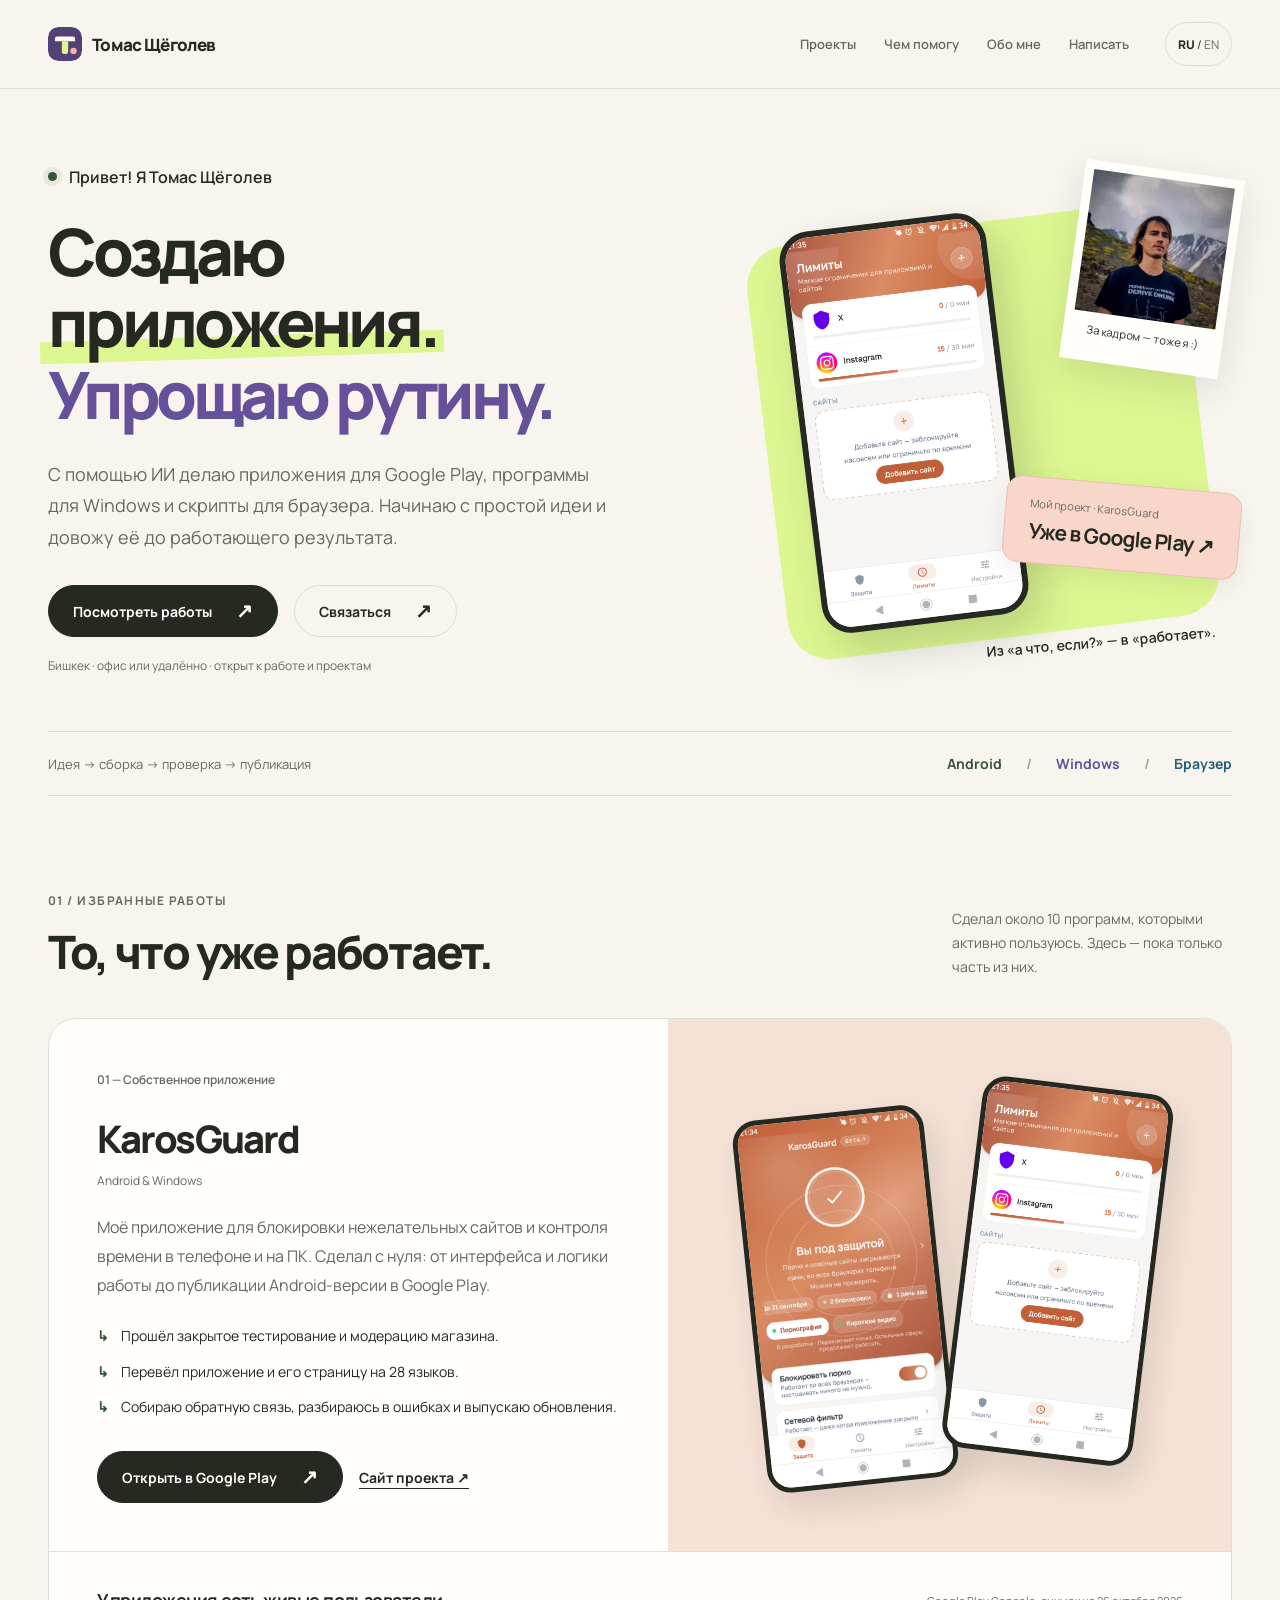
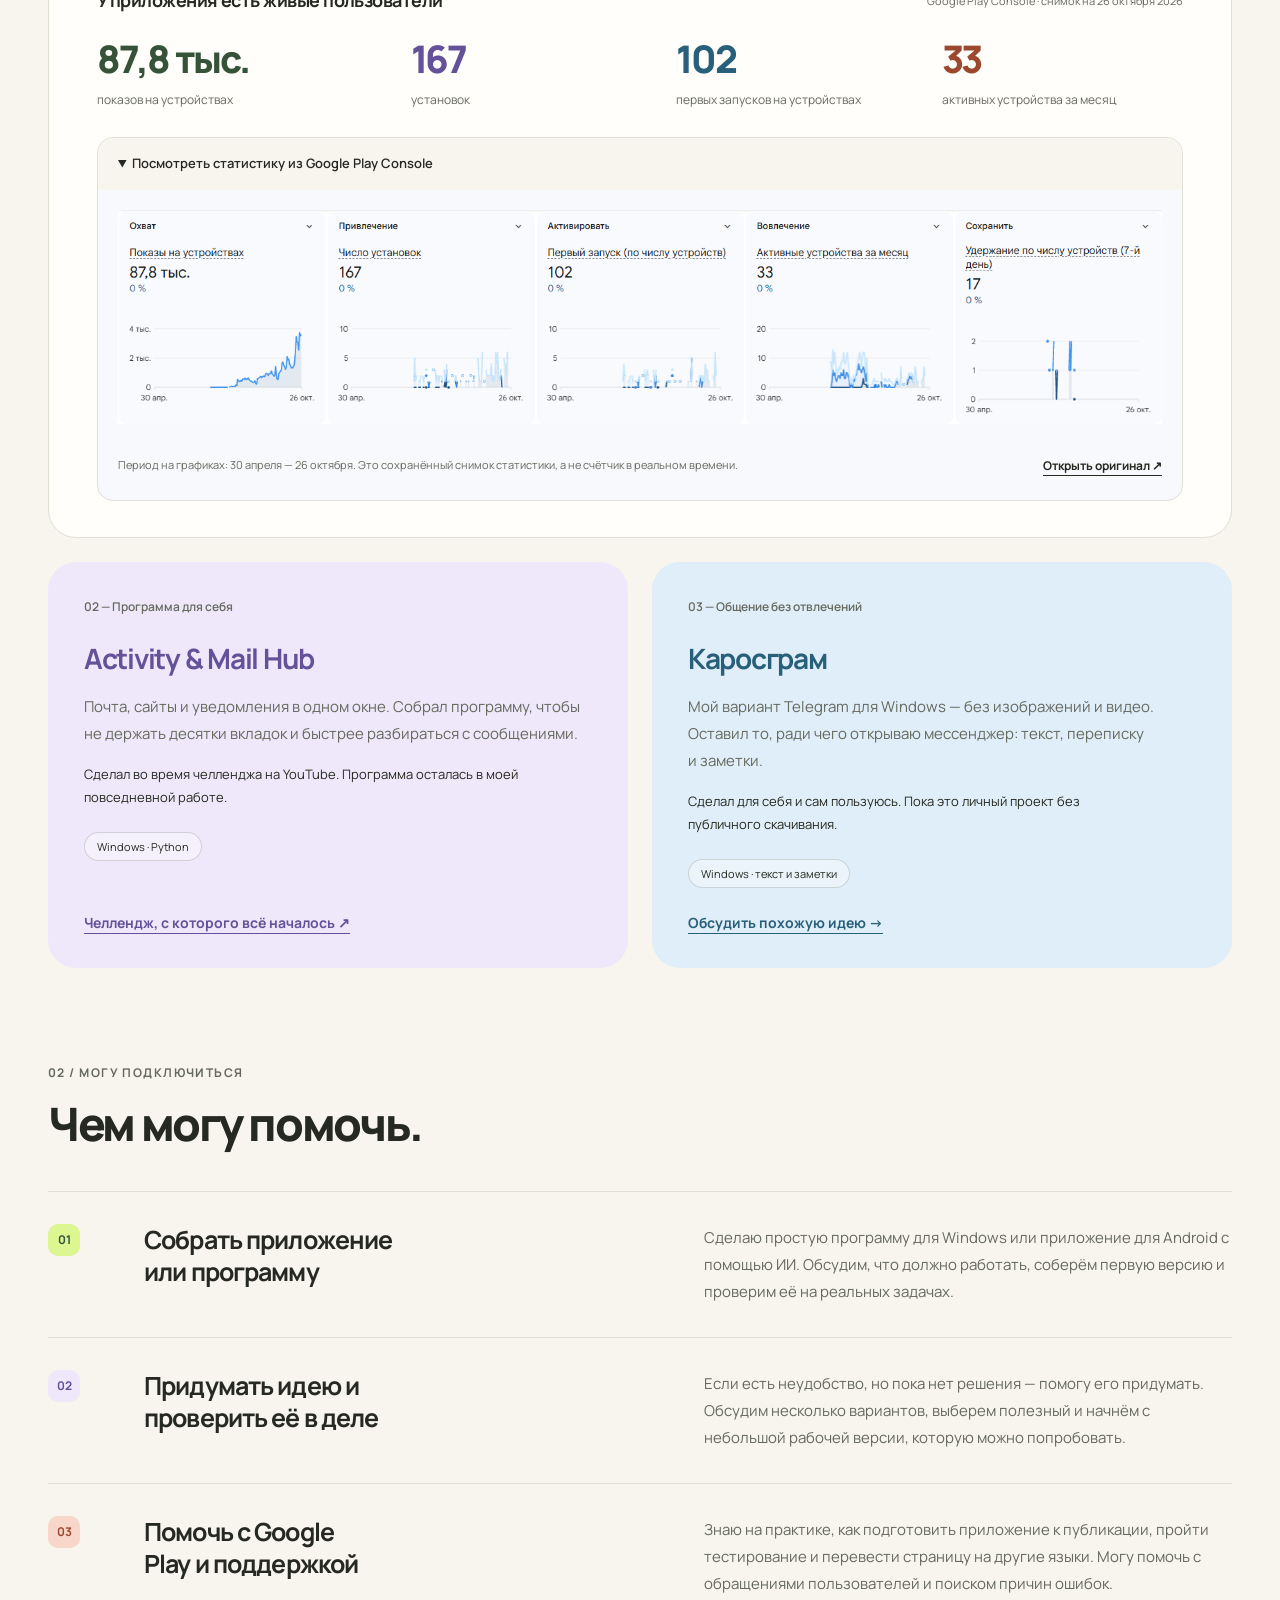
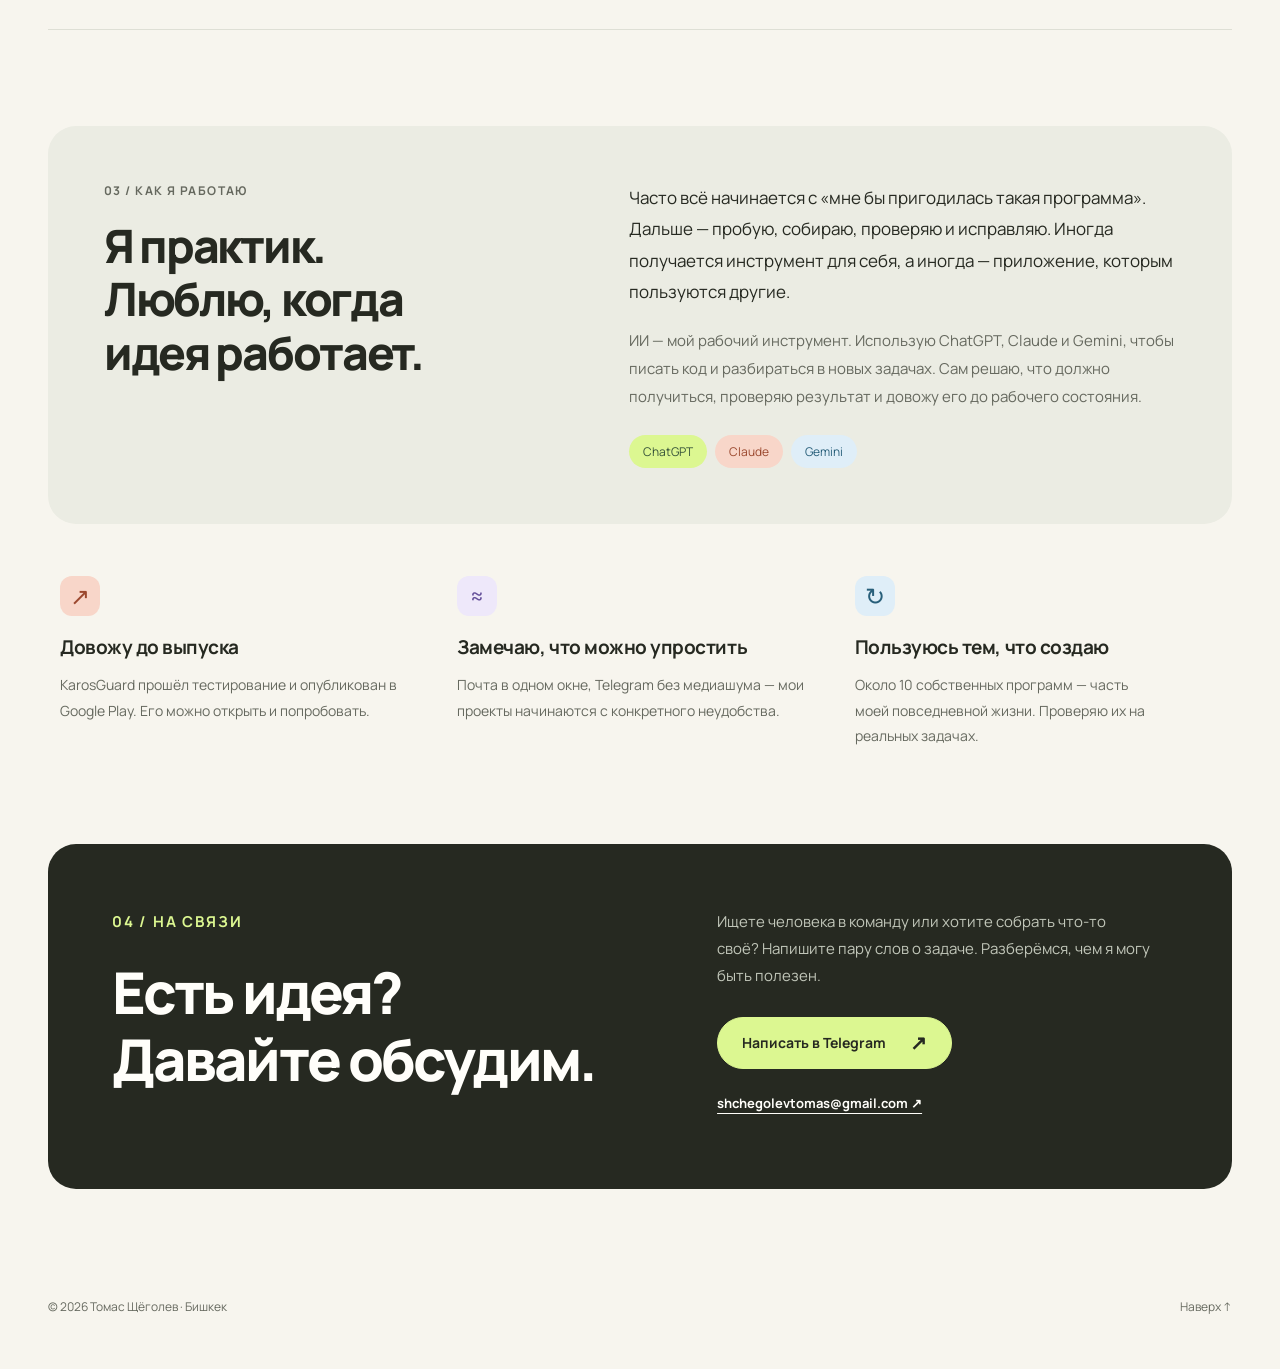
<file: index.html>
<!DOCTYPE html>
<html lang="ru">
<head>
  <meta charset="UTF-8">
  <meta name="viewport" content="width=device-width, initial-scale=1">
  <meta name="theme-color" content="#f7f5ee">
  <title>Томас Щёголев — приложения, программы и скрипты с помощью ИИ</title>
  <meta name="description" content="Создаю приложения для Google Play, программы для Windows и браузерные скрипты с помощью ИИ. Мои проекты, реальные результаты и то, с чем я могу помочь.">
  <link rel="canonical" href="https://karos.my.id/">
  <meta property="og:type" content="website">
  <meta property="og:url" content="https://karos.my.id/">
  <meta property="og:title" content="Томас Щёголев — приложения, программы и скрипты с помощью ИИ">
  <meta property="og:description" content="Создаю приложения для Google Play, программы для Windows и браузерные скрипты с помощью ИИ. Мои проекты, реальные результаты и то, с чем я могу помочь.">
  <meta property="og:image" content="https://karos.my.id/assets/avatar-poster.jpg">
  <meta name="twitter:card" content="summary">
  <meta name="twitter:title" content="Томас Щёголев — приложения, программы и скрипты с помощью ИИ">
  <meta name="twitter:description" content="Создаю приложения для Google Play, программы для Windows и браузерные скрипты с помощью ИИ. Мои проекты, реальные результаты и то, с чем я могу помочь.">
  <meta name="twitter:image" content="https://karos.my.id/assets/avatar-poster.jpg">
  <link rel="icon" href="favicon.svg?v=2" type="image/svg+xml">
  <link rel="preconnect" href="https://fonts.googleapis.com">
  <link rel="preconnect" href="https://fonts.gstatic.com" crossorigin>
  <link href="https://fonts.googleapis.com/css2?family=Manrope:wght@400;500;600;700;800&display=swap" rel="stylesheet">
  <link rel="stylesheet" href="portfolio.css">
  <script src="portfolio.js" defer>
</script>
</head>
<body>
<a class="skip-link" href="#main" data-ru="К содержимому" data-en="Skip to content">К содержимому</a>
<header class="site-header">
<nav class="nav wrap" aria-label="Navigation">
<a class="wordmark" href="#hero">
<img class="wordmark-mark" src="favicon.svg?v=2" alt="" width="34" height="34" aria-hidden="true">
<span  data-ru="Томас Щёголев" data-en="Tomas Shchegolev">Томас Щёголев</span>
</a>
<div class="nav-links">
<a class="" href="#projects" data-ru="Проекты" data-en="Projects">Проекты</a>
<a class="" href="#services" data-ru="Чем помогу" data-en="How I can help">Чем помогу</a>
<a class="" href="#about" data-ru="Обо мне" data-en="About">Обо мне</a>
<a class="" href="#contact" data-ru="Написать" data-en="Contact">Написать</a>
</div>
<button class="lang-switch" id="langToggle" type="button" aria-label="Switch to English">
<span class="lang-option active" data-lang="ru">RU</span> / <span class="lang-option" data-lang="en">EN</span>
</button>
</nav>
</header>
<main id="main">
<section id="hero" class="hero wrap">
<div class="hero-grid">
<div class="hero-copy">
<p class="intro" data-ru="Привет! Я Томас Щёголев" data-en="Hey! I’m Tomas Shchegolev">Привет! Я Томас Щёголев</p>
<h1>
<span  data-ru="Создаю" data-en="I build">Создаю</span>
<span class="marker" data-ru="приложения." data-en="apps.">приложения.</span>
<span class="hero-accent" data-ru="Упрощаю рутину." data-en="Make life easier.">Упрощаю рутину.</span>
</h1>
<p class="hero-desc" data-ru="С помощью ИИ делаю приложения для Google Play, программы для Windows и скрипты для браузера. Начинаю с простой идеи и довожу её до работающего результата." data-en="With AI, I build Google Play apps, Windows tools and browser scripts. I start with a simple idea and turn it into something people can use.">С помощью ИИ делаю приложения для Google Play, программы для Windows и скрипты для браузера. Начинаю с простой идеи и довожу её до работающего результата.</p>
<div class="actions">
<a class="button" href="#projects" data-ru="Посмотреть работы" data-en="Explore my work">Посмотреть работы</a>
<a class="button button-light" href="#contact" data-ru="Связаться" data-en="Get in touch">Связаться</a>
</div>
<p class="availability" data-ru="Бишкек · офис или удалённо · открыт к работе и проектам" data-en="Bishkek · on-site or remote · open to roles and projects">Бишкек · офис или удалённо · открыт к работе и проектам</p>
</div>
<div class="hero-art">
<div class="desk-sheet" aria-hidden="true">
</div>
<figure class="portrait">
<img src="assets/avatar-poster.jpg" alt="Томас в горах" data-alt-ru="Томас в горах" data-alt-en="Tomas in the mountains" width="800" height="800" fetchpriority="high">
<figcaption  data-ru="За кадром — тоже я :)" data-en="Also me, away from the screen :)">За кадром — тоже я :)</figcaption>
</figure>
<div class="hero-phone">
<img src="assets/kg-limits.jpg" alt="Экран лимитов моего приложения KarosGuard" data-alt-ru="Экран лимитов моего приложения KarosGuard" data-alt-en="Screen time limits in my KarosGuard app" width="640" height="1280">
</div>
<a class="release-sticker" href="#case">
<small  data-ru="Мой проект · KarosGuard" data-en="My project · KarosGuard">Мой проект · KarosGuard</small>
<strong  data-ru="Уже в Google Play ↗" data-en="Live on Google Play ↗">Уже в Google Play ↗</strong>
</a>
<p class="art-note" data-ru="Из «а что, если?» — в «работает»." data-en="From “what if?” to “it works”.">Из «а что, если?» — в «работает».</p>
</div>
</div>
<div class="hero-foot">
<p  data-ru="Идея → сборка → проверка → публикация" data-en="Idea → build → test → launch">Идея → сборка → проверка → публикация</p>
<div class="platforms">
<span>Android</span>
<span>Windows</span>
<span  data-ru="Браузер" data-en="Browser">Браузер</span>
</div>
</div>
</section>
<section id="projects" class="section wrap">
<div class="section-head">
<div>
<p class="eyebrow" data-ru="01 / Избранные работы" data-en="01 / Selected work">01 / Избранные работы</p>
<h2  data-ru="То, что уже работает." data-en="Things I’ve brought to life.">То, что уже работает.</h2>
</div>
<p data-ru="Сделал около 10 программ, которыми активно пользуюсь. Здесь — пока только часть из них." data-en="I’ve built around 10 tools that I actively use. This is just a selection of them.">Сделал около 10 программ, которыми активно пользуюсь. Здесь — пока только часть из них.</p>
</div>
<article class="featured" id="case">
<div class="featured-main">
<div class="featured-copy">
<span class="project-index" data-ru="01 — Собственное приложение" data-en="01 — My own app">01 — Собственное приложение</span>
<h3 class="project-name">KarosGuard</h3>
<p class="project-platform">Android &amp; Windows</p>
<p class="project-description" data-ru="Моё приложение для блокировки нежелательных сайтов и контроля времени в телефоне и на ПК. Сделал с нуля: от интерфейса и логики работы до публикации Android-версии в Google Play." data-en="My app for blocking unwanted websites and managing time on a phone or PC. I built it from scratch, from the interface and app logic to publishing the Android version on Google Play.">Моё приложение для блокировки нежелательных сайтов и контроля времени в телефоне и на ПК. Сделал с нуля: от интерфейса и логики работы до публикации Android-версии в Google Play.</p>
<ul class="check-list">
<li  data-ru="Прошёл закрытое тестирование и модерацию магазина." data-en="Completed closed testing and the store review process.">Прошёл закрытое тестирование и модерацию магазина.</li>
<li  data-ru="Перевёл приложение и его страницу на 28 языков." data-en="Translated the app and its store listing into 28 languages.">Перевёл приложение и его страницу на 28 языков.</li>
<li  data-ru="Собираю обратную связь, разбираюсь в ошибках и выпускаю обновления." data-en="Collect feedback, investigate errors and ship updates.">Собираю обратную связь, разбираюсь в ошибках и выпускаю обновления.</li>
</ul>
<div class="actions">
<a class="button" href="https://play.google.com/store/apps/details?id=com.karosguard.app" target="_blank" rel="noopener noreferrer" data-ru="Открыть в Google Play" data-en="View on Google Play">Открыть в Google Play</a>
<a class="text-link" href="https://guard.karosia.com/" target="_blank" rel="noopener noreferrer" data-ru="Сайт проекта ↗" data-en="Project website ↗">Сайт проекта ↗</a>
</div>
</div>
<div class="featured-visual">
<div class="screen-phone">
<img src="assets/kg-protected-main.jpg" alt="Защита в KarosGuard" data-alt-ru="Защита в KarosGuard" data-alt-en="Protection in KarosGuard" width="512" height="1024" loading="lazy">
</div>
<div class="screen-phone">
<img src="assets/kg-limits.jpg" alt="Настройка лимитов в KarosGuard" data-alt-ru="Настройка лимитов в KarosGuard" data-alt-en="Setting limits in KarosGuard" width="640" height="1280" loading="lazy">
</div>
</div>
</div>
<div class="results">
<div class="results-head">
<h4  data-ru="У приложения есть живые пользователи" data-en="People are actually using it">У приложения есть живые пользователи</h4>
<p  data-ru="Google Play Console · снимок на 26 октября 2026" data-en="Google Play Console · snapshot as of 26 October 2026">Google Play Console · снимок на 26 октября 2026</p>
</div>
<div class="metric-row">
<div class="metric">
<strong  data-ru="87,8 тыс." data-en="87.8K">87,8 тыс.</strong>
<span  data-ru="показов на устройствах" data-en="device impressions">показов на устройствах</span>
</div>
<div class="metric">
<strong  data-ru="167" data-en="167">167</strong>
<span  data-ru="установок" data-en="installs">установок</span>
</div>
<div class="metric">
<strong  data-ru="102" data-en="102">102</strong>
<span  data-ru="первых запусков на устройствах" data-en="first opens on devices">первых запусков на устройствах</span>
</div>
<div class="metric">
<strong  data-ru="33" data-en="33">33</strong>
<span  data-ru="активных устройства за месяц" data-en="monthly active devices">активных устройства за месяц</span>
</div>
</div>
<details class="evidence" open>
<summary  data-ru="Посмотреть статистику из Google Play Console" data-en="View the Google Play Console screenshot">Посмотреть статистику из Google Play Console</summary>
<div class="console-crop">
<img src="assets/google-play-console-2026-10-26.png" alt="Скриншот Google Play Console: 87,8 тысячи показов, 167 установок, 102 первых запуска, 33 активных устройства и 17 удержанных устройств на 7-й день" data-alt-ru="Скриншот Google Play Console: 87,8 тысячи показов, 167 установок, 102 первых запуска, 33 активных устройства и 17 удержанных устройств на 7-й день" data-alt-en="Google Play Console screenshot: 87.8K impressions, 167 installs, 102 first opens, 33 monthly active devices and 17 devices retained on day 7" width="1916" height="869" loading="lazy">
</div>
<div class="evidence-caption">
<p  data-ru="Период на графиках: 30 апреля — 26 октября. Это сохранённый снимок статистики, а не счётчик в реальном времени." data-en="Charts cover 30 April–26 October. These are saved statistics, not live counters.">Период на графиках: 30 апреля — 26 октября. Это сохранённый снимок статистики, а не счётчик в реальном времени.</p>
<a class="text-link" href="assets/google-play-console-2026-10-26.png" target="_blank" rel="noopener noreferrer" data-ru="Открыть оригинал ↗" data-en="Open original screenshot ↗">Открыть оригинал ↗</a>
</div>
</details>
</div>
</article>
<div class="other-projects">
<article class="small-project project-hub">
<span class="project-index" data-ru="02 — Программа для себя" data-en="02 — A tool I built for myself">02 — Программа для себя</span>
<h3>Activity &amp; Mail Hub</h3>
<p class="project-description" data-ru="Почта, сайты и уведомления в одном окне. Собрал программу, чтобы не держать десятки вкладок и быстрее разбираться с сообщениями." data-en="Mail, websites and notifications in one window. I built this tool to cut down on browser tabs and get through messages more easily.">Почта, сайты и уведомления в одном окне. Собрал программу, чтобы не держать десятки вкладок и быстрее разбираться с сообщениями.</p>
<p class="project-story" data-ru="Сделал во время челленджа на YouTube. Программа осталась в моей повседневной работе." data-en="I built it during a YouTube challenge, and it became part of my everyday workflow.">Сделал во время челленджа на YouTube. Программа осталась в моей повседневной работе.</p>
<span class="project-label" data-ru="Windows · Python" data-en="Windows · Python">Windows · Python</span>
<a class="text-link" href="https://www.youtube.com/watch?v=OC9Mm1-d5qs" target="_blank" rel="noopener noreferrer" data-ru="Челлендж, с которого всё началось ↗" data-en="The challenge that started it ↗">Челлендж, с которого всё началось ↗</a>
</article>
<article class="small-project project-karosgram">
<span class="project-index" data-ru="03 — Общение без отвлечений" data-en="03 — Distraction-free communication">03 — Общение без отвлечений</span>
<h3 data-ru="Каросграм" data-en="Karosgram">Каросграм</h3>
<p class="project-description" data-ru="Мой вариант Telegram для Windows — без изображений и видео. Оставил то, ради чего открываю мессенджер: текст, переписку и заметки." data-en="My take on Telegram for Windows, without images or videos. It keeps what I open a messenger for: text, conversations and notes.">Мой вариант Telegram для Windows — без изображений и видео. Оставил то, ради чего открываю мессенджер: текст, переписку и заметки.</p>
<p class="project-story" data-ru="Сделал для себя и сам пользуюсь. Пока это личный проект без публичного скачивания." data-en="I built it for myself and use it regularly. It’s a personal project, with no public download yet.">Сделал для себя и сам пользуюсь. Пока это личный проект без публичного скачивания.</p>
<span class="project-label" data-ru="Windows · текст и заметки" data-en="Windows · text and notes">Windows · текст и заметки</span>
<a class="text-link" href="#contact" data-ru="Обсудить похожую идею →" data-en="Discuss a similar idea →">Обсудить похожую идею →</a>
</article>
</div>
</section>
<section id="services" class="section services wrap">
<div class="section-head">
<div>
<p class="eyebrow" data-ru="02 / Могу подключиться" data-en="02 / Let’s work together">02 / Могу подключиться</p>
<h2  data-ru="Чем могу помочь." data-en="What I can help with.">Чем могу помочь.</h2>
</div>
</div>
<div class="service-list">
<article class="service-row">
<span class="service-number">01</span>
<h3  data-ru="Собрать приложение или программу" data-en="Build an app or desktop tool">Собрать приложение или программу</h3>
<p  data-ru="Сделаю простую программу для Windows или приложение для Android с помощью ИИ. Обсудим, что должно работать, соберём первую версию и проверим её на реальных задачах." data-en="I can build a simple Windows tool or Android app with AI. We’ll agree on what it needs to do, put together a first version and test it on real tasks.">Сделаю простую программу для Windows или приложение для Android с помощью ИИ. Обсудим, что должно работать, соберём первую версию и проверим её на реальных задачах.</p>
</article>
<article class="service-row">
<span class="service-number">02</span>
<h3 data-ru="Придумать идею и проверить её в деле" data-en="Find an idea and put it to the test">Придумать идею и проверить её в деле</h3>
<p data-ru="Если есть неудобство, но пока нет решения — помогу его придумать. Обсудим несколько вариантов, выберем полезный и начнём с небольшой рабочей версии, которую можно попробовать." data-en="If something is frustrating but you don’t yet have a solution, I can help find one. We’ll explore options, choose a useful direction and start with a small working version to try.">Если есть неудобство, но пока нет решения — помогу его придумать. Обсудим несколько вариантов, выберем полезный и начнём с небольшой рабочей версии, которую можно попробовать.</p>
</article>
<article class="service-row">
<span class="service-number">03</span>
<h3  data-ru="Помочь с Google Play и поддержкой" data-en="Help with Google Play and upkeep">Помочь с Google Play и поддержкой</h3>
<p  data-ru="Знаю на практике, как подготовить приложение к публикации, пройти тестирование и перевести страницу на другие языки. Могу помочь с обращениями пользователей и поиском причин ошибок." data-en="I have hands-on experience preparing an app for publication, completing testing and translating its store page. I can also help with user requests and investigating errors.">Знаю на практике, как подготовить приложение к публикации, пройти тестирование и перевести страницу на другие языки. Могу помочь с обращениями пользователей и поиском причин ошибок.</p>
</article>
</div>
</section>
<section id="about" class="section about wrap">
<div class="about-grid">
<div>
<p class="eyebrow" data-ru="03 / Как я работаю" data-en="03 / How I work">03 / Как я работаю</p>
<h2  data-ru="Я практик. Люблю, когда идея работает." data-en="I like making ideas work.">Я практик. Люблю, когда идея работает.</h2>
</div>
<div class="about-text">
<p  data-ru="Часто всё начинается с «мне бы пригодилась такая программа». Дальше — пробую, собираю, проверяю и исправляю. Иногда получается инструмент для себя, а иногда — приложение, которым пользуются другие." data-en="It often starts with “I could use a tool like this.” Then I experiment, build, test and fix things. Sometimes it becomes a tool for myself; sometimes it becomes an app other people use.">Часто всё начинается с «мне бы пригодилась такая программа». Дальше — пробую, собираю, проверяю и исправляю. Иногда получается инструмент для себя, а иногда — приложение, которым пользуются другие.</p>
<p data-ru="ИИ — мой рабочий инструмент. Использую ChatGPT, Claude и Gemini, чтобы писать код и разбираться в новых задачах. Сам решаю, что должно получиться, проверяю результат и довожу его до рабочего состояния." data-en="AI is part of my toolkit. I use ChatGPT, Claude and Gemini to write code and work through unfamiliar tasks. I decide what the result should be, check it and make sure it works.">ИИ — мой рабочий инструмент. Использую ChatGPT, Claude и Gemini, чтобы писать код и разбираться в новых задачах. Сам решаю, что должно получиться, проверяю результат и довожу его до рабочего состояния.</p>
<ul class="tools">
<li>ChatGPT</li>
<li>Claude</li>
<li>Gemini</li>
</ul>
</div>
</div>
<div class="work-principles">
<article>
<span class="principle-symbol" aria-hidden="true">↗</span>
<h3 data-ru="Довожу до выпуска" data-en="I get things released">Довожу до выпуска</h3>
<p data-ru="KarosGuard прошёл тестирование и опубликован в Google Play. Его можно открыть и попробовать." data-en="KarosGuard completed testing and is live on Google Play. You can open it and try it.">KarosGuard прошёл тестирование и опубликован в Google Play. Его можно открыть и попробовать.</p>
</article>
<article>
<span class="principle-symbol" aria-hidden="true">≈</span>
<h3 data-ru="Замечаю, что можно упростить" data-en="I notice what could be simpler">Замечаю, что можно упростить</h3>
<p data-ru="Почта в одном окне, Telegram без медиашума — мои проекты начинаются с конкретного неудобства." data-en="Mail in one window, Telegram without media clutter — my projects start with a specific frustration.">Почта в одном окне, Telegram без медиашума — мои проекты начинаются с конкретного неудобства.</p>
</article>
<article>
<span class="principle-symbol" aria-hidden="true">↻</span>
<h3 data-ru="Пользуюсь тем, что создаю" data-en="I use what I build">Пользуюсь тем, что создаю</h3>
<p data-ru="Около 10 собственных программ — часть моей повседневной жизни. Проверяю их на реальных задачах." data-en="Around 10 of my own tools are part of my everyday life. I test them through real tasks.">Около 10 собственных программ — часть моей повседневной жизни. Проверяю их на реальных задачах.</p>
</article>
</div>
</section>
<section id="contact" class="section contact wrap">
<div class="contact-panel">
<div>
<p class="eyebrow" data-ru="04 / На связи" data-en="04 / Say hello">04 / На связи</p>
<h2  data-ru="Есть идея? Давайте обсудим." data-en="Got an idea? Let’s talk.">Есть идея? Давайте обсудим.</h2>
</div>
<div>
<p  data-ru="Ищете человека в команду или хотите собрать что-то своё? Напишите пару слов о задаче. Разберёмся, чем я могу быть полезен." data-en="Looking for someone to join your team, or want to build something of your own? Send me a few words about the task. Let’s see how I can help.">Ищете человека в команду или хотите собрать что-то своё? Напишите пару слов о задаче. Разберёмся, чем я могу быть полезен.</p>
<div class="contact-links">
<a class="button button-lime" href="https://t.me/karos1" target="_blank" rel="noopener noreferrer" data-ru="Написать в Telegram" data-en="Message on Telegram">Написать в Telegram</a>
<a class="text-link" href="mailto:shchegolevtomas@gmail.com">shchegolevtomas@gmail.com ↗</a>
</div>
</div>
</div>
</section>
</main>
<footer class="wrap">
<p  data-ru="© 2026 Томас Щёголев · Бишкек" data-en="© 2026 Tomas Shchegolev · Bishkek">© 2026 Томас Щёголев · Бишкек</p>
<a class="" href="#hero" data-ru="Наверх ↑" data-en="Back to top ↑">Наверх ↑</a>
</footer>
</body>
</html>
</file>
<file: portfolio.css>
/* Warm paper with lime, lilac, blue and coral accents. */
:root {
  --paper: #f7f5ee;
  --white: #fffefa;
  --ink: #262921;
  --muted: #66695f;
  --line: #dedfd5;
  --lime: #dcf791;
  --green: #36533a;
  --peach: #f5e1d6;
  --lilac: #eee8fa;
  --purple: #65509a;
  --blue: #dfeef8;
  --blue-ink: #285f7a;
  --coral: #f8d6c9;
  --coral-ink: #9b482e;
  --radius: 28px;
  --font: 'Manrope', 'Segoe UI', sans-serif;
}
* { box-sizing: border-box; }
html { scroll-behavior: smooth; scroll-padding-top: 100px; }
body { margin: 0; background: var(--paper); color: var(--ink); font-family: var(--font); -webkit-font-smoothing: antialiased; }
button, input, summary { font: inherit; }
button, summary { cursor: pointer; }
a { color: inherit; text-decoration: none; }
img { display: block; max-width: 100%; height: auto; }
button, a, summary { -webkit-tap-highlight-color: transparent; }
button { color: inherit; }
button:focus-visible, a:focus-visible, summary:focus-visible { outline: 3px solid var(--green); outline-offset: 6px; }
::selection { color: var(--ink); background: var(--lime); }
h1, h2, h3, p, figure { margin: 0; }
h1, h2, h3 { text-wrap: balance; }
p { text-wrap: pretty; }
.wrap { width: min(1224px, calc(100% - 96px)); margin-inline: auto; }
.section { padding-block: 96px; }
.eyebrow { font-size: 12px; font-weight: 700; letter-spacing: .12em; text-transform: uppercase; }
.muted { color: var(--muted); }
.skip-link { position: fixed; left: 20px; top: -80px; z-index: 100; padding: 16px; background: var(--ink); color: var(--white); }
.skip-link:focus { top: 12px; }
.site-header { position: sticky; top: 0; z-index: 30; background: rgb(247 245 238 / 95%); border-bottom: 1px solid var(--line); }
.nav { min-height: 88px; display: flex; align-items: center; gap: 36px; }
.wordmark { display: flex; align-items: center; gap: 10px; margin-right: auto; font-weight: 800; font-size: 17px; letter-spacing: -.04em; white-space: nowrap; }
.wordmark-mark { display: block; width: 34px; height: 34px; flex-shrink: 0; border-radius: 10px; }
.nav-links { display: flex; align-items: center; gap: 28px; }
.nav-links a { display: inline-flex; align-items: center; min-height: 44px; color: var(--muted); font-size: 13px; font-weight: 600; }
.nav-links a:hover { color: var(--ink); text-decoration: underline; text-underline-offset: 6px; }
.lang-switch { min-height: 44px; padding: 6px 12px; background: transparent; border: 1px solid var(--line); border-radius: 100px; font-size: 12px; white-space: nowrap; }
.lang-option { color: var(--muted); }
.lang-option.active { color: var(--ink); font-weight: 800; }
.hero { padding-top: 76px; }
.hero-grid { display: grid; grid-template-columns: 1.3fr 1fr; align-items: center; gap: 48px; }
.intro { display: flex; align-items: center; gap: 12px; margin-bottom: 28px; font-size: 16px; font-weight: 600; }
.intro::before { content: ''; width: 9px; height: 9px; background: var(--green); border-radius: 100%; box-shadow: 0 0 0 5px rgb(54 83 58 / 8%); flex-shrink: 0; }
h1 { font-size: clamp(42px, 5.1vw, 74px); line-height: 1.1; letter-spacing: -.065em; font-weight: 800; }
h1 span { display: block; }
.marker { width: fit-content; position: relative; z-index: 0; }
.marker::after { content: ''; position: absolute; z-index: -1; left: -2%; right: -2%; bottom: 2%; height: 30%; background: var(--lime); transform: rotate(-1.8deg); }
.hero-accent { color: var(--purple); }
.hero-desc { font-size: 18px; line-height: 1.75; max-width: 560px; margin-top: 28px; color: var(--muted); }
.actions { display: flex; align-items: center; flex-wrap: wrap; gap: 16px; margin-top: 32px; }
.button { min-height: 52px; display: inline-flex; align-items: center; justify-content: center; gap: 24px; padding: 14px 24px; border-radius: 100px; border: 1px solid var(--ink); font-size: 14px; font-weight: 700; background: var(--ink); color: var(--white); transition: transform .18s, background .18s; }
.button::after { content: '↗'; font-size: 20px; line-height: 1; }
.button:hover { transform: translateY(-3px); background: var(--green); }
.button-light { background: transparent; color: var(--ink); border-color: var(--line); }
.button-light:hover { background: var(--white); }
.button-lime { background: var(--lime); border-color: var(--lime); color: var(--ink); }
.button-lime:hover { background: var(--white); }
.availability { margin-top: 20px; font-size: 12px; color: var(--muted); }
.hero-art { position: relative; height: 510px; isolation: isolate; }
.desk-sheet { position: absolute; inset: 58px 32px 36px 28px; border-radius: 42px; background: var(--lime); transform: rotate(-7deg); z-index: -1; }
.portrait { position: absolute; right: 0; top: 4px; width: 160px; padding: 9px 9px 24px; background: var(--white); box-shadow: 0 12px 36px rgb(38 41 33 / 12%); transform: rotate(8deg); }
.portrait img { width: 100%; aspect-ratio: 1; object-fit: cover; }
.portrait figcaption { margin-top: 10px; text-align: center; font-size: 11px; }
.hero-phone { position: absolute; width: 208px; top: 56px; left: 62px; border: 6px solid var(--ink); border-radius: 30px; overflow: hidden; transform: rotate(-7deg); box-shadow: 12px 20px 40px rgb(38 41 33 / 18%); background: var(--white); }
.hero-phone img { width: 100%; height: auto; }
.release-sticker { position: absolute; right: -8px; bottom: 104px; background: var(--coral); padding: 18px 24px; border: 1px solid #e9bfae; border-radius: 16px; transform: rotate(5deg); box-shadow: 0 8px 24px rgb(38 41 33 / 8%); }
.release-sticker small { display: block; color: var(--muted); font-size: 11px; margin-bottom: 6px; }
.release-sticker strong { font-size: 21px; letter-spacing: -.04em; }
.art-note { position: absolute; right: 16px; bottom: 24px; font-size: 14px; font-weight: 600; transform: rotate(-5deg); }
.hero-foot { margin-top: 56px; border-block: 1px solid var(--line); padding-block: 22px; display: flex; align-items: center; justify-content: space-between; gap: 20px; }
.hero-foot p { color: var(--muted); font-size: 13px; }
.platforms { display: flex; align-items: center; gap: 24px; font-size: 14px; font-weight: 700; }
.platforms span+span::before { content: '/'; margin-right: 24px; color: #a4a89b; }
.platforms span:nth-child(1) { color: var(--green); }
.platforms span:nth-child(2) { color: var(--purple); }
.platforms span:nth-child(3) { color: var(--blue-ink); }
.section-head { display: flex; justify-content: space-between; align-items: end; gap: 24px; margin-bottom: 40px; }
.section-head .eyebrow { margin-bottom: 16px; color: var(--muted); }
h2 { font-size: clamp(32px, 3.6vw, 48px); line-height: 1.16; letter-spacing: -.05em; font-weight: 800; }
.section-head > p { color: var(--muted); font-size: 14px; line-height: 1.7; max-width: 280px; }
.featured { background: var(--white); border: 1px solid var(--line); border-radius: var(--radius); overflow: hidden; }
.featured-main { display: grid; grid-template-columns: 1.1fr 1fr; }
.featured-copy { padding: 48px; }
.project-index { display: inline-block; color: var(--muted); font-size: 12px; font-weight: 600; margin-bottom: 24px; }
.project-name { font-size: 38px; letter-spacing: -.05em; font-weight: 800; margin-bottom: 8px; }
.project-platform { color: var(--muted); font-size: 12px; margin-bottom: 24px; }
.project-description { font-size: 16px; line-height: 1.8; color: var(--muted); }
.check-list { list-style: none; padding: 0; margin: 24px 0 0; }
.check-list li { position: relative; padding-left: 24px; font-size: 14px; line-height: 1.7; margin-top: 12px; }
.check-list li::before { content: '↳'; position: absolute; left: 0; color: var(--green); font-weight: 800; }
.text-link { display: inline-flex; align-items: center; min-height: 44px; font-size: 14px; font-weight: 700; text-decoration: underline; text-underline-offset: 5px; }
.text-link:hover { color: var(--green); }
.featured-visual { position: relative; display: flex; align-items: center; justify-content: center; gap: 20px; padding: 48px 32px; overflow: hidden; background: var(--peach); }
.screen-phone { width: 40%; max-width: 192px; border: 5px solid var(--ink); border-radius: 24px; overflow: hidden; box-shadow: 8px 16px 32px rgb(38 41 33 / 12%); transform: rotate(-6deg) translateY(14px); flex-shrink: 0; }
.screen-phone:nth-child(2) { transform: rotate(7deg) translateY(-14px); }
.screen-phone img { width: 100%; height: auto; }
.results { border-top: 1px solid var(--line); padding: 36px 48px; }
.results-head { display: flex; align-items: center; justify-content: space-between; gap: 20px; margin-bottom: 24px; }
.results-head h4 { margin: 0; font-size: 18px; letter-spacing: -.03em; }
.results-head p { font-size: 11px; color: var(--muted); }
.metric-row { display: grid; grid-template-columns: 1.2fr 1fr 1fr 1fr; gap: 24px; }
.metric strong { display: block; font-size: 38px; line-height: 1.2; letter-spacing: -.06em; font-weight: 800; }
.metric span { display: block; font-size: 12px; line-height: 1.6; color: var(--muted); margin-top: 8px; }
.metric:first-child strong { color: var(--green); }
.metric:nth-child(2) strong { color: var(--purple); }
.metric:nth-child(3) strong { color: var(--blue-ink); }
.metric:nth-child(4) strong { color: var(--coral-ink); }
.evidence { margin-top: 28px; border: 1px solid var(--line); border-radius: 16px; overflow: hidden; background: #f8f9fc; }
.evidence summary { min-height: 52px; padding: 16px 20px; font-size: 13px; font-weight: 600; background: var(--paper); }
.console-crop { position: relative; overflow: hidden; aspect-ratio: 1504 / 308; margin: 20px; }
.console-crop img { position: absolute; max-width: none; width: 127.394%; left: -14.628%; top: -54.87%; }
.evidence-caption { display: flex; align-items: center; justify-content: space-between; flex-wrap: wrap; gap: 8px 24px; padding: 0 20px 12px; }
.evidence-caption p { font-size: 11px; color: var(--muted); max-width: 640px; line-height: 1.7; }
.evidence-caption a { font-size: 12px; }
.other-projects { display: grid; grid-template-columns: 1fr 1fr; gap: 24px; margin-top: 24px; }
.small-project { padding: 36px; background: var(--lilac); border-radius: var(--radius); display: flex; flex-direction: column; align-items: start; }
.small-project:nth-child(2) { background: var(--blue); }
.project-hub h3, .project-hub .text-link { color: var(--purple); }
.project-karosgram h3, .project-karosgram .text-link { color: var(--blue-ink); }
.small-project h3 { font-size: 28px; letter-spacing: -.045em; margin-bottom: 16px; }
.small-project .project-description { font-size: 15px; }
.project-story { margin-top: 16px; font-size: 13px; line-height: 1.75; }
.small-project .text-link { margin-top: auto; padding-top: 24px; }
.project-label { display: inline-flex; align-items: center; border: 1px solid rgb(38 41 33 / 16%); background: rgb(255 255 255 / 35%); padding: 6px 12px; border-radius: 100px; font-size: 11px; margin-top: 24px; }
.services { padding-top: 0; }
.service-list { border-top: 1px solid var(--line); }
.service-row { display: grid; grid-template-columns: 64px 1fr 1fr; gap: 32px; padding: 32px 0; border-bottom: 1px solid var(--line); }
.service-number { display: grid; place-items: center; width: 32px; height: 32px; font-size: 12px; font-weight: 700; color: var(--green); background: var(--lime); border-radius: 10px; }
.service-row:nth-child(2) .service-number { background: var(--lilac); color: var(--purple); }
.service-row:nth-child(3) .service-number { background: var(--coral); color: var(--coral-ink); }
.service-row h3 { font-size: 25px; line-height: 1.3; letter-spacing: -.035em; max-width: 380px; }
.service-row p { color: var(--muted); font-size: 15px; line-height: 1.8; }
.about { padding-top: 0; }
.about-grid { display: grid; grid-template-columns: 1fr 1.25fr; gap: 88px; background: #ebece3; border-radius: var(--radius); padding: 56px; }
.about-grid .eyebrow { color: var(--muted); margin-bottom: 20px; }
.about-text p { font-size: 17px; line-height: 1.85; }
.about-text p+p { margin-top: 20px; color: var(--muted); font-size: 15px; }
.tools { display: flex; flex-wrap: wrap; gap: 8px; list-style: none; padding: 0; margin: 24px 0 0; }
.tools li { background: var(--white); padding: 8px 14px; border-radius: 100px; font-size: 12px; }
.tools li:nth-child(1) { background: var(--lime); color: var(--green); }
.tools li:nth-child(2) { background: var(--coral); color: var(--coral-ink); }
.tools li:nth-child(3) { background: var(--blue); color: var(--blue-ink); }
.work-principles { display: grid; grid-template-columns: repeat(3, 1fr); gap: 32px; margin-top: 32px; padding: 20px 12px 0; }
.principle-symbol { display: grid; place-items: center; width: 40px; height: 40px; margin-bottom: 18px; border-radius: 12px; font-size: 24px; background: var(--coral); color: var(--coral-ink); }
.work-principles article:nth-child(2) .principle-symbol { background: var(--lilac); color: var(--purple); }
.work-principles article:nth-child(3) .principle-symbol { background: var(--blue); color: var(--blue-ink); }
.work-principles h3 { font-size: 19px; line-height: 1.4; letter-spacing: -.025em; margin-bottom: 12px; }
.work-principles p { color: var(--muted); font-size: 14px; line-height: 1.8; }
.contact { padding-top: 0; }
.contact-panel { position: relative; background: var(--ink); color: var(--white); padding: 64px; border-radius: var(--radius); display: grid; grid-template-columns: 1.2fr 1fr; gap: 64px; }
.contact-panel h2 { font-size: clamp(36px, 4.5vw, 60px); }
.contact-panel .eyebrow { color: var(--lime); margin-bottom: 24px; }
.contact-panel p { color: #c1c6b9; font-size: 15px; line-height: 1.8; }
.contact-links { display: flex; flex-wrap: wrap; gap: 12px; margin-top: 28px; }
.contact-panel .text-link { color: var(--white); font-size: 13px; overflow-wrap: anywhere; }
.contact-panel .text-link:hover { color: var(--lime); }
.contact-panel a:focus-visible { outline-color: var(--lime); }
footer { display: flex; justify-content: space-between; align-items: center; gap: 24px; padding-block: 0 40px; font-size: 12px; color: var(--muted); }
footer a { min-height: 44px; display: inline-flex; align-items: center; }
@media (min-width: 1600px) { .hero { padding-top: 96px; } }
@media (max-width: 1100px) {
  .wrap { width: calc(100% - 64px); }
  .nav { gap: 20px; }
  .nav-links { gap: 16px; }
  .hero-grid { gap: 24px; grid-template-columns: 1.15fr 1fr; }
  h1 { font-size: 52px; }
  .hero-art { height: 460px; }
  .hero-phone { width: 186px; left: 24px; }
  .portrait { width: 136px; }
  .release-sticker { right: -4px; bottom: 78px; padding: 14px 18px; }
  .release-sticker strong { font-size: 18px; }
  .featured-copy { padding: 32px; }
  .featured-visual { padding: 32px 20px; gap: 14px; }
  .results { padding: 32px; }
  .about-grid { gap: 40px; padding: 40px; }
  .service-row { grid-template-columns: 32px 1fr 1fr; gap: 24px; }
  .contact-panel { padding: 48px; gap: 40px; }
}
@media (max-width: 800px) {
  .nav-links { gap: 18px; }
  .nav-links a { font-size: 12px; }
  .wordmark { font-size: 15px; }
  .wordmark-mark { display: none; }
  .hero-grid { grid-template-columns: 1fr; }
  .hero-copy { max-width: 640px; }
  h1 { font-size: clamp(46px, 7.5vw, 64px); }
  .hero-art { width: min(440px, 100%); margin: 20px auto 0; height: 460px; }
  .hero-phone { width: 198px; left: 64px; top: 32px; }
  .portrait { width: 148px; right: 10px; }
  .release-sticker { right: 8px; bottom: 84px; }
  .hero-foot { margin-top: 40px; }
  .section { padding-block: 64px; }
  .services, .about, .contact { padding-top: 0; }
  .featured-main { grid-template-columns: 1fr; }
  .featured-visual { min-height: 460px; }
  .screen-phone { width: 160px; }
  .section-head { align-items: start; }
  .section-head > p { max-width: 200px; }
  .metric-row { grid-template-columns: 1fr 1fr; gap: 28px; }
  .results-head { align-items: start; flex-direction: column; gap: 8px; }
  .other-projects { grid-template-columns: 1fr; }
  .service-row { grid-template-columns: 28px 1fr; gap: 12px 24px; }
  .service-row p { grid-column: 2; }
  .about-grid { grid-template-columns: 1fr; gap: 28px; }
  .work-principles { grid-template-columns: 1fr; gap: 28px; padding: 8px 8px 0; }
  .work-principles article { display: grid; grid-template-columns: 40px 1fr; column-gap: 18px; }
  .work-principles .principle-symbol { grid-row: span 2; margin-bottom: 0; }
  .work-principles p { grid-column: 2; }
  .contact-panel { grid-template-columns: 1fr; gap: 28px; }
}
@media (max-width: 540px) {
  html { scroll-padding-top: 132px; }
  .wrap { width: calc(100% - 40px); }
  .nav { flex-wrap: wrap; gap: 0; padding-block: 12px 6px; min-height: 108px; }
  .wordmark { font-size: 16px; }
  .wordmark-mark { display: grid; width: 28px; height: 28px; font-size: 15px; border-radius: 8px; }
  .lang-switch { margin-left: auto; }
  .nav-links { order: 3; width: 100%; justify-content: space-between; gap: 8px; margin-top: 2px; }
  .nav-links a { min-height: 40px; font-size: 12px; }
  .hero { padding-top: 40px; }
  .intro { font-size: 13px; margin-bottom: 24px; }
  h1 { font-size: clamp(36px, 10.1vw, 52px); letter-spacing: -.06em; }
  .hero-desc { font-size: 16px; margin-top: 24px; }
  .actions { gap: 12px; margin-top: 24px; }
  .button { min-height: 50px; padding: 12px 20px; font-size: 13px; gap: 16px; }
  .availability { font-size: 11px; }
  .hero-art { height: 410px; margin-top: 24px; }
  .hero-phone { width: 172px; left: 34px; border-width: 5px; border-radius: 26px; top: 36px; }
  .portrait { width: 116px; right: 6px; padding: 7px 7px 16px; }
  .portrait figcaption { font-size: 9px; }
  .desk-sheet { inset: 54px 24px 24px 20px; border-radius: 32px; }
  .release-sticker { padding: 14px 16px; right: 0; bottom: 64px; }
  .release-sticker strong { font-size: 17px; }
  .release-sticker small { font-size: 10px; }
  .art-note { font-size: 12px; right: 4px; bottom: 8px; }
  .hero-foot { flex-direction: column; align-items: start; gap: 14px; margin-top: 32px; }
  .platforms { gap: 16px; font-size: 13px; }
  .platforms span+span::before { margin-right: 16px; }
  .section-head { flex-direction: column; gap: 16px; margin-bottom: 28px; }
  .section-head > p { max-width: 300px; }
  h2 { font-size: 32px; }
  .featured-copy, .results, .small-project { padding: 28px 24px; }
  .project-name { font-size: 34px; }
  .project-description { font-size: 15px; }
  .featured-visual { min-height: 380px; gap: 12px; padding: 36px 20px; }
  .screen-phone { width: 44%; border-width: 4px; border-radius: 20px; }
  .metric strong { font-size: 32px; }
  .metric span { font-size: 11px; }
  .evidence summary { padding: 14px; line-height: 1.6; font-size: 12px; }
  .console-crop { margin: 12px 8px; }
  .evidence-caption { padding: 0 14px 12px; }
  .small-project h3 { font-size: 26px; }
  .service-row { gap: 12px 16px; padding-block: 28px; }
  .service-number { width: 28px; height: 28px; border-radius: 8px; }
  .service-row h3 { font-size: 23px; }
  .service-row p { font-size: 14px; }
  .about-grid { padding: 32px 24px; }
  .about-text p { font-size: 16px; }
  .about-text p+p { font-size: 14px; }
  .contact-panel { padding: 36px 24px; }
  .contact-panel h2 { font-size: 36px; }
  footer { font-size: 11px; align-items: start; }
}
@media (prefers-reduced-motion: reduce) {
  html { scroll-behavior: auto; }
  *, *::before, *::after { animation: none !important; transition: none !important; }
}
</file>
